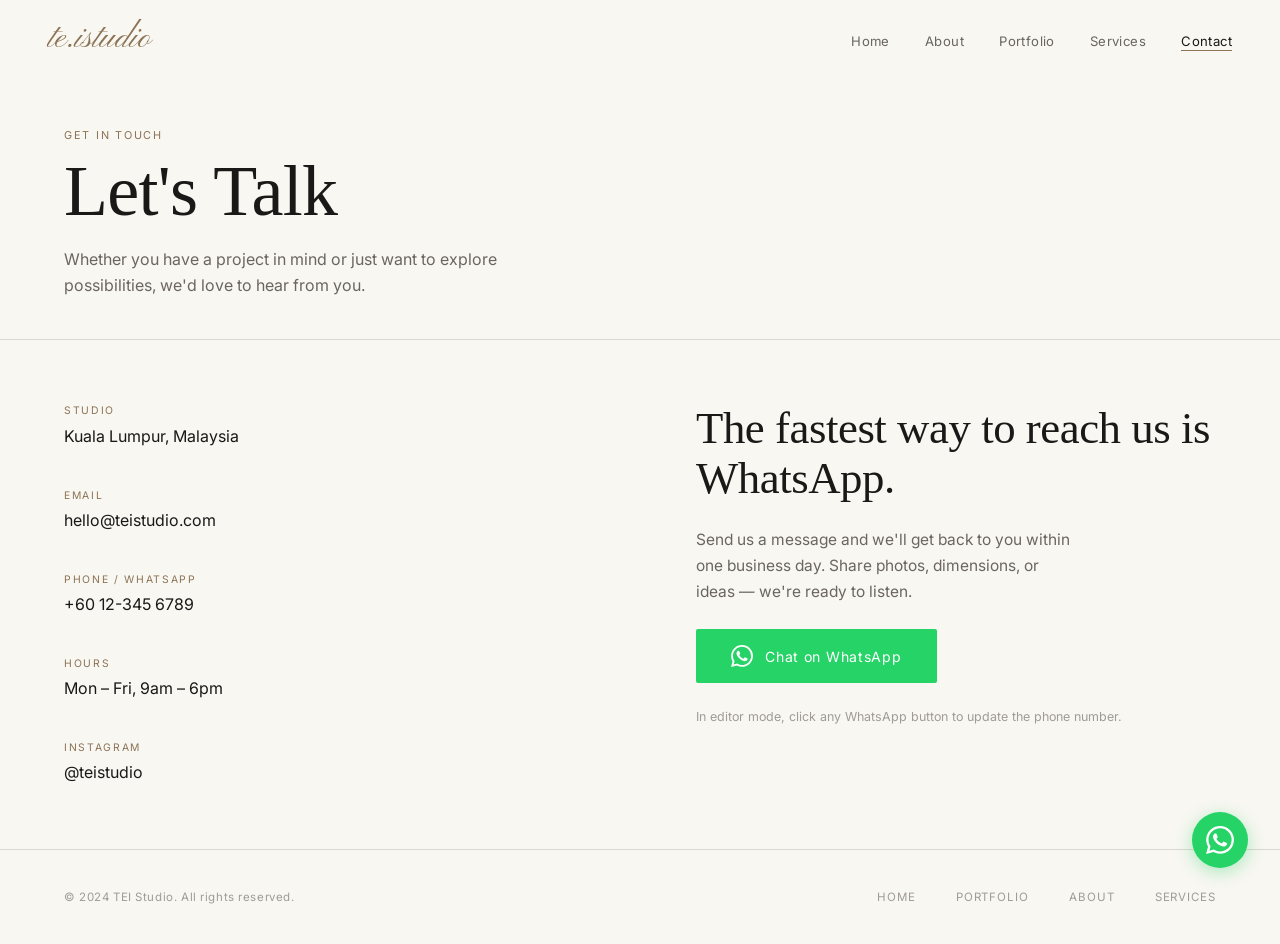
<file: contact/index.html>
<!DOCTYPE html>
<html lang="en">
<head>
  <meta charset="UTF-8">
  <meta name="viewport" content="width=device-width, initial-scale=1.0">
  <title>Contact — TEI Studio</title>
  <link rel="preconnect" href="https://fonts.googleapis.com">
  <link rel="preconnect" href="https://fonts.gstatic.com" crossorigin>
  <link href="https://fonts.googleapis.com/css2?family=Cormorant+Garant:ital,wght@0,400;0,500;0,600;1,400;1,500&family=Inter:wght@400;500&family=Pinyon+Script&display=swap" rel="stylesheet">
  <link rel="stylesheet" href="../css/tokens.css">
  <link rel="stylesheet" href="../css/editor.css">
  <link rel="stylesheet" href="../css/style.css">
</head>
<body>

  <div class="page-shell">

    <!-- NAV -->
    <nav class="site-nav">
      <a href="../" class="site-nav__brand">
        <span class="site-nav__logo-img">te.istudio</span>
      </a>
      <ul class="site-nav__links">
        <li><a href="../">Home</a></li>
        <li><a href="../about/">About</a></li>
        <li><a href="../portfolio/">Portfolio</a></li>
        <li><a href="../services/">Services</a></li>
        <li><a href="../contact/" class="is-active">Contact</a></li>
      </ul>
    </nav>

    <!-- PAGE HERO -->
    <header class="page-hero">
      <span class="page-hero__eyebrow">Get in Touch</span>
      <h1 class="page-hero__title" data-edit-key="hero-title">Let's Talk</h1>
      <p class="page-hero__sub" data-edit-key="hero-sub">Whether you have a project in mind or just want to explore possibilities, we'd love to hear from you.</p>
    </header>

    <!-- CONTACT CONTENT -->
    <main class="page-content">
      <div class="contact-layout">

        <!-- Contact details -->
        <div class="contact-info">
          <div class="contact-detail">
            <span class="contact-detail__label">Studio</span>
            <p class="contact-detail__value" data-edit-key="studio-address">Kuala Lumpur, Malaysia</p>
          </div>
          <div class="contact-detail">
            <span class="contact-detail__label">Email</span>
            <p class="contact-detail__value" data-edit-key="contact-email">hello@teistudio.com</p>
          </div>
          <div class="contact-detail">
            <span class="contact-detail__label">Phone / WhatsApp</span>
            <p class="contact-detail__value" data-edit-key="contact-phone">+60 12-345 6789</p>
          </div>
          <div class="contact-detail">
            <span class="contact-detail__label">Hours</span>
            <p class="contact-detail__value" data-edit-key="contact-hours">Mon – Fri, 9am – 6pm</p>
          </div>
          <div class="contact-detail">
            <span class="contact-detail__label">Instagram</span>
            <p class="contact-detail__value" data-edit-key="contact-instagram">@teistudio</p>
          </div>
        </div>

        <!-- WhatsApp CTA -->
        <div class="contact-whatsapp">
          <h2 class="contact-whatsapp__title" data-edit-key="wa-title">The fastest way to reach us is WhatsApp.</h2>
          <p class="contact-whatsapp__sub" data-edit-key="wa-sub">Send us a message and we'll get back to you within one business day. Share photos, dimensions, or ideas — we're ready to listen.</p>
          <a href="https://wa.me/60123456789" target="_blank" rel="noopener"
             class="whatsapp-cta" data-whatsapp-btn>
            <svg viewBox="0 0 24 24" xmlns="http://www.w3.org/2000/svg">
              <path d="M17.472 14.382c-.297-.149-1.758-.867-2.03-.967-.273-.099-.471-.148-.67.15-.197.297-.767.966-.94 1.164-.173.199-.347.223-.644.075-.297-.15-1.255-.463-2.39-1.475-.883-.788-1.48-1.761-1.653-2.059-.173-.297-.018-.458.13-.606.134-.133.298-.347.446-.52.149-.174.198-.298.298-.497.099-.198.05-.371-.025-.52-.075-.149-.669-1.612-.916-2.207-.242-.579-.487-.5-.669-.51-.173-.008-.371-.01-.57-.01-.198 0-.52.074-.792.372-.272.297-1.04 1.016-1.04 2.479 0 1.462 1.065 2.875 1.213 3.074.149.198 2.096 3.2 5.077 4.487.709.306 1.262.489 1.694.625.712.227 1.36.195 1.871.118.571-.085 1.758-.719 2.006-1.413.248-.694.248-1.289.173-1.413-.074-.124-.272-.198-.57-.347m-5.421 7.403h-.004a9.87 9.87 0 01-5.031-1.378l-.361-.214-3.741.982.998-3.648-.235-.374a9.86 9.86 0 01-1.51-5.26c.001-5.45 4.436-9.884 9.888-9.884 2.64 0 5.122 1.03 6.988 2.898a9.825 9.825 0 012.893 6.994c-.003 5.45-4.437 9.884-9.885 9.884m8.413-18.297A11.815 11.815 0 0012.05 0C5.495 0 .16 5.335.157 11.892c0 2.096.547 4.142 1.588 5.945L.057 24l6.305-1.654a11.882 11.882 0 005.683 1.448h.005c6.554 0 11.89-5.335 11.893-11.893a11.821 11.821 0 00-3.48-8.413Z"/>
            </svg>
            Chat on WhatsApp
          </a>
          <p style="font-size:0.78rem;color:var(--ink-faint);" data-edit-key="wa-note">In editor mode, click any WhatsApp button to update the phone number.</p>
        </div>

      </div>
    </main>

    <!-- FOOTER -->
    <footer class="site-footer">
      <span class="site-footer__copy">© 2024 TEI Studio. All rights reserved.</span>
      <nav class="site-footer__links">
        <a href="../">Home</a>
        <a href="../portfolio/">Portfolio</a>
        <a href="../about/">About</a>
        <a href="../services/">Services</a>
      </nav>
    </footer>

  </div>

  <!-- WhatsApp floating button -->
  <a href="https://wa.me/60123456789" target="_blank" rel="noopener"
     class="whatsapp-btn" data-whatsapp-btn aria-label="Chat on WhatsApp">
    <svg viewBox="0 0 24 24" xmlns="http://www.w3.org/2000/svg">
      <path d="M17.472 14.382c-.297-.149-1.758-.867-2.03-.967-.273-.099-.471-.148-.67.15-.197.297-.767.966-.94 1.164-.173.199-.347.223-.644.075-.297-.15-1.255-.463-2.39-1.475-.883-.788-1.48-1.761-1.653-2.059-.173-.297-.018-.458.13-.606.134-.133.298-.347.446-.52.149-.174.198-.298.298-.497.099-.198.05-.371-.025-.52-.075-.149-.669-1.612-.916-2.207-.242-.579-.487-.5-.669-.51-.173-.008-.371-.01-.57-.01-.198 0-.52.074-.792.372-.272.297-1.04 1.016-1.04 2.479 0 1.462 1.065 2.875 1.213 3.074.149.198 2.096 3.2 5.077 4.487.709.306 1.262.489 1.694.625.712.227 1.36.195 1.871.118.571-.085 1.758-.719 2.006-1.413.248-.694.248-1.289.173-1.413-.074-.124-.272-.198-.57-.347m-5.421 7.403h-.004a9.87 9.87 0 01-5.031-1.378l-.361-.214-3.741.982.998-3.648-.235-.374a9.86 9.86 0 01-1.51-5.26c.001-5.45 4.436-9.884 9.888-9.884 2.64 0 5.122 1.03 6.988 2.898a9.825 9.825 0 012.893 6.994c-.003 5.45-4.437 9.884-9.885 9.884m8.413-18.297A11.815 11.815 0 0012.05 0C5.495 0 .16 5.335.157 11.892c0 2.096.547 4.142 1.588 5.945L.057 24l6.305-1.654a11.882 11.882 0 005.683 1.448h.005c6.554 0 11.89-5.335 11.893-11.893a11.821 11.821 0 00-3.48-8.413Z"/>
    </svg>
  </a>

  <script type="module" src="../js/editor.js"></script>
</body>
</html>
</file>
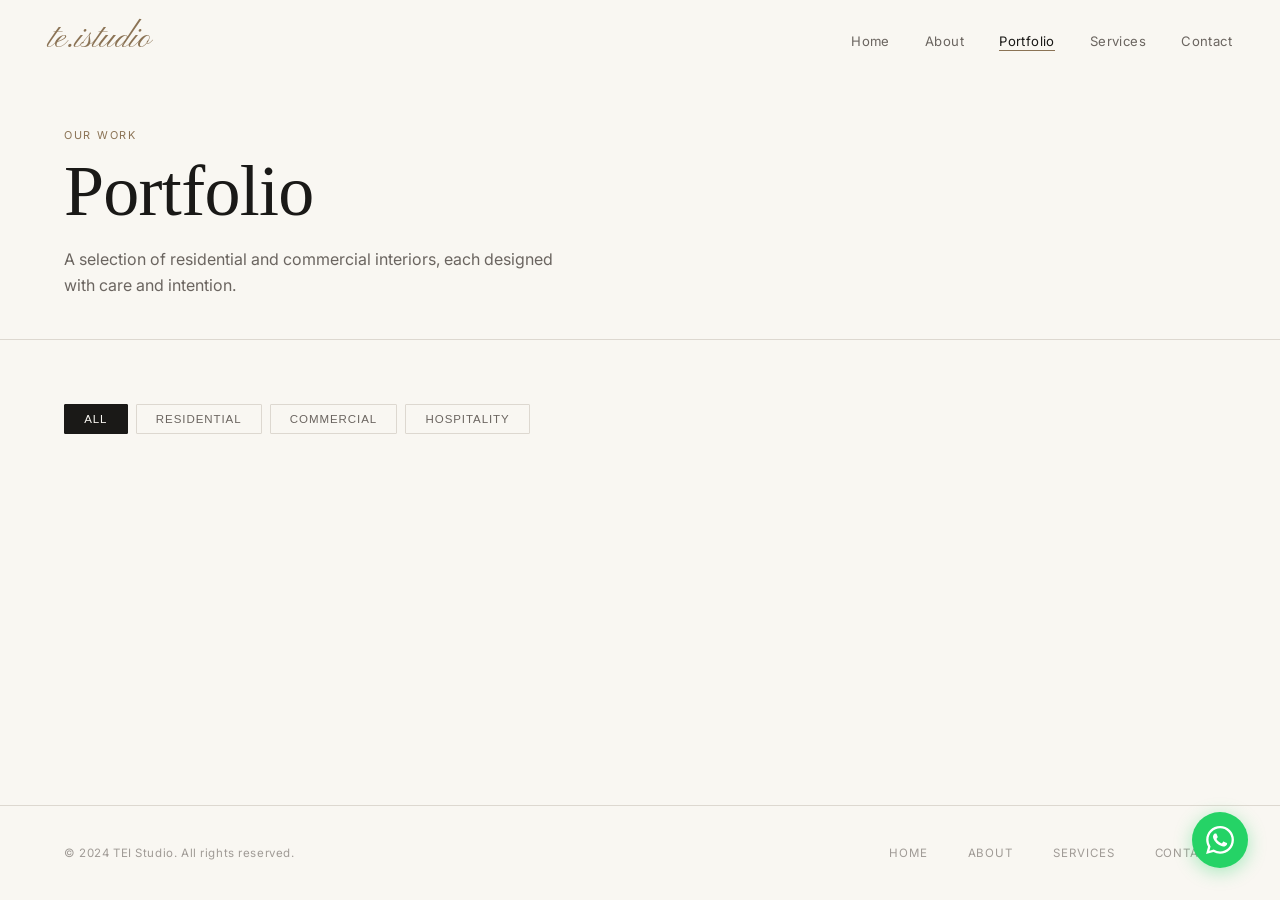
<file: portfolio/index.html>
<!DOCTYPE html>
<html lang="en">
<head>
  <meta charset="UTF-8">
  <meta name="viewport" content="width=device-width, initial-scale=1.0">
  <title>Portfolio — TEI Studio</title>
  <link rel="preconnect" href="https://fonts.googleapis.com">
  <link rel="preconnect" href="https://fonts.gstatic.com" crossorigin>
  <link href="https://fonts.googleapis.com/css2?family=Cormorant+Garant:ital,wght@0,400;0,500;0,600;1,400;1,500&family=Inter:wght@400;500&family=Pinyon+Script&display=swap" rel="stylesheet">
  <link rel="stylesheet" href="../css/tokens.css">
  <link rel="stylesheet" href="../css/editor.css">
  <link rel="stylesheet" href="../css/style.css">
</head>
<body>

  <div class="page-shell">

    <!-- NAV -->
    <nav class="site-nav">
      <a href="../" class="site-nav__brand">
        <span class="site-nav__logo-img">te.istudio</span>
      </a>
      <ul class="site-nav__links">
        <li><a href="../">Home</a></li>
        <li><a href="../about/">About</a></li>
        <li><a href="../portfolio/" class="is-active">Portfolio</a></li>
        <li><a href="../services/">Services</a></li>
        <li><a href="../contact/">Contact</a></li>
      </ul>
    </nav>

    <!-- PAGE HERO -->
    <header class="page-hero">
      <span class="page-hero__eyebrow">Our Work</span>
      <h1 class="page-hero__title" data-edit-key="hero-title">Portfolio</h1>
      <p class="page-hero__sub" data-edit-key="hero-sub">A selection of residential and commercial interiors, each designed with care and intention.</p>
    </header>

    <!-- PORTFOLIO CONTENT -->
    <main class="page-content">

      <!-- Filter bar -->
      <div class="filter-bar">
        <button class="filter-btn is-active" data-filter="all">All</button>
        <button class="filter-btn" data-filter="residential">Residential</button>
        <button class="filter-btn" data-filter="commercial">Commercial</button>
        <button class="filter-btn" data-filter="hospitality">Hospitality</button>
      </div>

      <!-- Project grid — cards are added via the editor -->
      <div class="portfolio-grid" id="project-grid"></div>

    </main>

    <!-- FOOTER -->
    <footer class="site-footer">
      <span class="site-footer__copy">© 2024 TEI Studio. All rights reserved.</span>
      <nav class="site-footer__links">
        <a href="../">Home</a>
        <a href="../about/">About</a>
        <a href="../services/">Services</a>
        <a href="../contact/">Contact</a>
      </nav>
    </footer>

  </div>

  <!-- WhatsApp floating button -->
  <a href="https://wa.me/60123456789" target="_blank" rel="noopener"
     class="whatsapp-btn" data-whatsapp-btn aria-label="Chat on WhatsApp">
    <svg viewBox="0 0 24 24" xmlns="http://www.w3.org/2000/svg">
      <path d="M17.472 14.382c-.297-.149-1.758-.867-2.03-.967-.273-.099-.471-.148-.67.15-.197.297-.767.966-.94 1.164-.173.199-.347.223-.644.075-.297-.15-1.255-.463-2.39-1.475-.883-.788-1.48-1.761-1.653-2.059-.173-.297-.018-.458.13-.606.134-.133.298-.347.446-.52.149-.174.198-.298.298-.497.099-.198.05-.371-.025-.52-.075-.149-.669-1.612-.916-2.207-.242-.579-.487-.5-.669-.51-.173-.008-.371-.01-.57-.01-.198 0-.52.074-.792.372-.272.297-1.04 1.016-1.04 2.479 0 1.462 1.065 2.875 1.213 3.074.149.198 2.096 3.2 5.077 4.487.709.306 1.262.489 1.694.625.712.227 1.36.195 1.871.118.571-.085 1.758-.719 2.006-1.413.248-.694.248-1.289.173-1.413-.074-.124-.272-.198-.57-.347m-5.421 7.403h-.004a9.87 9.87 0 01-5.031-1.378l-.361-.214-3.741.982.998-3.648-.235-.374a9.86 9.86 0 01-1.51-5.26c.001-5.45 4.436-9.884 9.888-9.884 2.64 0 5.122 1.03 6.988 2.898a9.825 9.825 0 012.893 6.994c-.003 5.45-4.437 9.884-9.885 9.884m8.413-18.297A11.815 11.815 0 0012.05 0C5.495 0 .16 5.335.157 11.892c0 2.096.547 4.142 1.588 5.945L.057 24l6.305-1.654a11.882 11.882 0 005.683 1.448h.005c6.554 0 11.89-5.335 11.893-11.893a11.821 11.821 0 00-3.48-8.413Z"/>
    </svg>
  </a>

  <script type="module" src="../js/editor.js"></script>
</body>
</html>
</file>
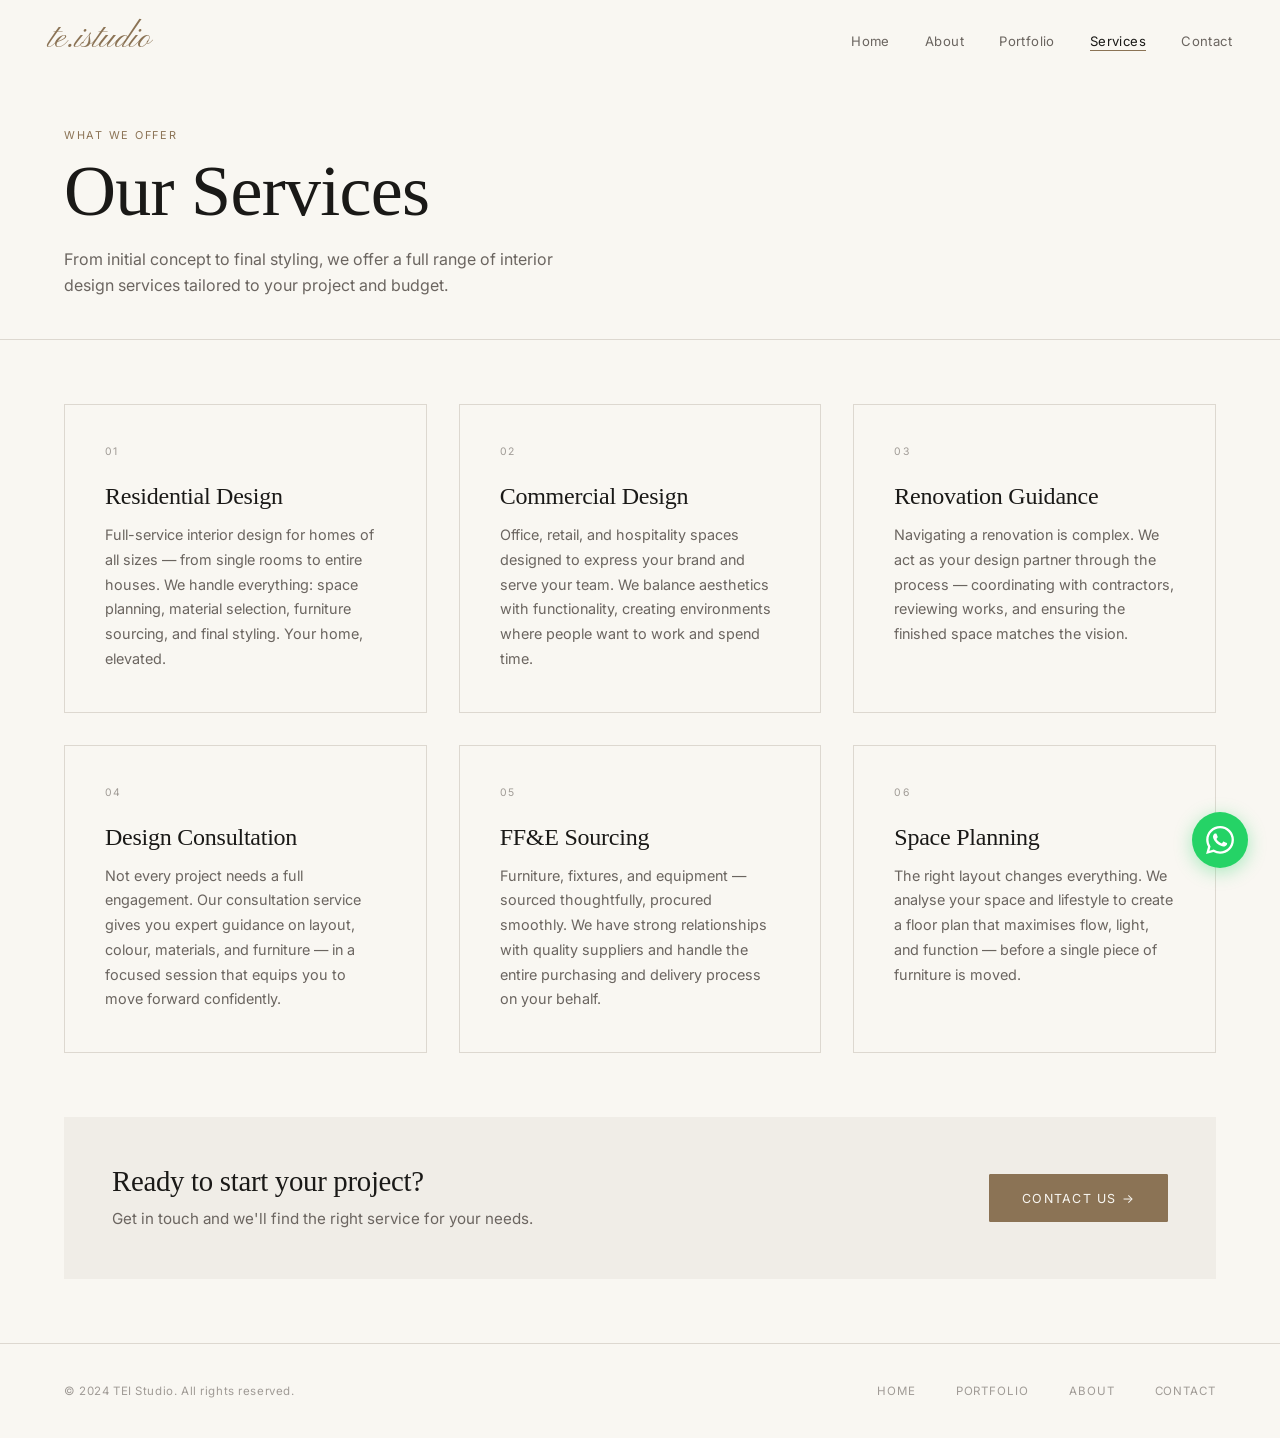
<file: services/index.html>
<!DOCTYPE html>
<html lang="en">
<head>
  <meta charset="UTF-8">
  <meta name="viewport" content="width=device-width, initial-scale=1.0">
  <title>Services — TEI Studio</title>
  <link rel="preconnect" href="https://fonts.googleapis.com">
  <link rel="preconnect" href="https://fonts.gstatic.com" crossorigin>
  <link href="https://fonts.googleapis.com/css2?family=Cormorant+Garant:ital,wght@0,400;0,500;0,600;1,400;1,500&family=Inter:wght@400;500&family=Pinyon+Script&display=swap" rel="stylesheet">
  <link rel="stylesheet" href="../css/tokens.css">
  <link rel="stylesheet" href="../css/editor.css">
  <link rel="stylesheet" href="../css/style.css">
</head>
<body>

  <div class="page-shell">

    <!-- NAV -->
    <nav class="site-nav">
      <a href="../" class="site-nav__brand">
        <span class="site-nav__logo-img">te.istudio</span>
      </a>
      <ul class="site-nav__links">
        <li><a href="../">Home</a></li>
        <li><a href="../about/">About</a></li>
        <li><a href="../portfolio/">Portfolio</a></li>
        <li><a href="../services/" class="is-active">Services</a></li>
        <li><a href="../contact/">Contact</a></li>
      </ul>
    </nav>

    <!-- PAGE HERO -->
    <header class="page-hero">
      <span class="page-hero__eyebrow">What We Offer</span>
      <h1 class="page-hero__title" data-edit-key="hero-title">Our Services</h1>
      <p class="page-hero__sub" data-edit-key="hero-sub">From initial concept to final styling, we offer a full range of interior design services tailored to your project and budget.</p>
    </header>

    <!-- SERVICES CONTENT -->
    <main class="page-content">
      <div class="services-grid">

        <div class="service-card">
          <span class="service-card__number">01</span>
          <h2 class="service-card__title" data-edit-key="service-0-title">Residential Design</h2>
          <p class="service-card__desc" data-edit-key="service-0-desc">Full-service interior design for homes of all sizes — from single rooms to entire houses. We handle everything: space planning, material selection, furniture sourcing, and final styling. Your home, elevated.</p>
        </div>

        <div class="service-card">
          <span class="service-card__number">02</span>
          <h2 class="service-card__title" data-edit-key="service-1-title">Commercial Design</h2>
          <p class="service-card__desc" data-edit-key="service-1-desc">Office, retail, and hospitality spaces designed to express your brand and serve your team. We balance aesthetics with functionality, creating environments where people want to work and spend time.</p>
        </div>

        <div class="service-card">
          <span class="service-card__number">03</span>
          <h2 class="service-card__title" data-edit-key="service-2-title">Renovation Guidance</h2>
          <p class="service-card__desc" data-edit-key="service-2-desc">Navigating a renovation is complex. We act as your design partner through the process — coordinating with contractors, reviewing works, and ensuring the finished space matches the vision.</p>
        </div>

        <div class="service-card">
          <span class="service-card__number">04</span>
          <h2 class="service-card__title" data-edit-key="service-3-title">Design Consultation</h2>
          <p class="service-card__desc" data-edit-key="service-3-desc">Not every project needs a full engagement. Our consultation service gives you expert guidance on layout, colour, materials, and furniture — in a focused session that equips you to move forward confidently.</p>
        </div>

        <div class="service-card">
          <span class="service-card__number">05</span>
          <h2 class="service-card__title" data-edit-key="service-4-title">FF&amp;E Sourcing</h2>
          <p class="service-card__desc" data-edit-key="service-4-desc">Furniture, fixtures, and equipment — sourced thoughtfully, procured smoothly. We have strong relationships with quality suppliers and handle the entire purchasing and delivery process on your behalf.</p>
        </div>

        <div class="service-card">
          <span class="service-card__number">06</span>
          <h2 class="service-card__title" data-edit-key="service-5-title">Space Planning</h2>
          <p class="service-card__desc" data-edit-key="service-5-desc">The right layout changes everything. We analyse your space and lifestyle to create a floor plan that maximises flow, light, and function — before a single piece of furniture is moved.</p>
        </div>

      </div>

      <!-- CTA strip -->
      <div style="margin-top:4rem;padding:3rem;background:var(--surface);display:flex;align-items:center;justify-content:space-between;gap:2rem;flex-wrap:wrap;">
        <div>
          <h3 style="font-family:var(--font-display);font-size:1.8rem;font-weight:400;color:var(--ink);" data-edit-key="cta-title">Ready to start your project?</h3>
          <p style="margin-top:0.5rem;font-size:0.95rem;color:var(--ink-dim);" data-edit-key="cta-sub">Get in touch and we'll find the right service for your needs.</p>
        </div>
        <a href="../contact/" class="btn btn--accent">Contact Us →</a>
      </div>
    </main>

    <!-- FOOTER -->
    <footer class="site-footer">
      <span class="site-footer__copy">© 2024 TEI Studio. All rights reserved.</span>
      <nav class="site-footer__links">
        <a href="../">Home</a>
        <a href="../portfolio/">Portfolio</a>
        <a href="../about/">About</a>
        <a href="../contact/">Contact</a>
      </nav>
    </footer>

  </div>

  <!-- WhatsApp floating button -->
  <a href="https://wa.me/60123456789" target="_blank" rel="noopener"
     class="whatsapp-btn" data-whatsapp-btn aria-label="Chat on WhatsApp">
    <svg viewBox="0 0 24 24" xmlns="http://www.w3.org/2000/svg">
      <path d="M17.472 14.382c-.297-.149-1.758-.867-2.03-.967-.273-.099-.471-.148-.67.15-.197.297-.767.966-.94 1.164-.173.199-.347.223-.644.075-.297-.15-1.255-.463-2.39-1.475-.883-.788-1.48-1.761-1.653-2.059-.173-.297-.018-.458.13-.606.134-.133.298-.347.446-.52.149-.174.198-.298.298-.497.099-.198.05-.371-.025-.52-.075-.149-.669-1.612-.916-2.207-.242-.579-.487-.5-.669-.51-.173-.008-.371-.01-.57-.01-.198 0-.52.074-.792.372-.272.297-1.04 1.016-1.04 2.479 0 1.462 1.065 2.875 1.213 3.074.149.198 2.096 3.2 5.077 4.487.709.306 1.262.489 1.694.625.712.227 1.36.195 1.871.118.571-.085 1.758-.719 2.006-1.413.248-.694.248-1.289.173-1.413-.074-.124-.272-.198-.57-.347m-5.421 7.403h-.004a9.87 9.87 0 01-5.031-1.378l-.361-.214-3.741.982.998-3.648-.235-.374a9.86 9.86 0 01-1.51-5.26c.001-5.45 4.436-9.884 9.888-9.884 2.64 0 5.122 1.03 6.988 2.898a9.825 9.825 0 012.893 6.994c-.003 5.45-4.437 9.884-9.885 9.884m8.413-18.297A11.815 11.815 0 0012.05 0C5.495 0 .16 5.335.157 11.892c0 2.096.547 4.142 1.588 5.945L.057 24l6.305-1.654a11.882 11.882 0 005.683 1.448h.005c6.554 0 11.89-5.335 11.893-11.893a11.821 11.821 0 00-3.48-8.413Z"/>
    </svg>
  </a>

  <script type="module" src="../js/editor.js"></script>
</body>
</html>
</file>
<file: css/tokens.css>
/*
  TEI Studio — Design Tokens
  ---------------------------
  Direction: a warm, editorial interior design aesthetic.
  Light cream backgrounds, rich dark text, warm brown accents.
  Elegant serif display font (Cormorant Garant) for headlines.
*/

:root {
  /* Site palette */
  --accent:     #8B7355;    /* warm brown — primary accent */
  --accent-dim: #6B5840;    /* darker brown for hover states */
  --bg:         #F9F7F2;    /* warm cream — main background */
  --bg-raised:  #FFFFFF;    /* white — cards, surfaces */
  --surface:    #F0EDE7;    /* slightly darker cream — alt sections */
  --line:       #DDD8D0;    /* warm gray — borders, dividers */
  --ink:        #1A1917;    /* near-black warm — primary text */
  --ink-dim:    #6B6560;    /* medium warm gray — secondary text */
  --ink-faint:  #A09B96;    /* light warm gray — labels, meta */

  /* Editor UI — always dark regardless of site theme */
  --editor-surface:       #1C1917;
  --editor-surface-raised: #252320;
  --editor-line:          #3A3632;
  --editor-ink:           #F5F0EA;
  --editor-ink-dim:       #9A9490;

  /* Typography */
  --font-display: 'Cormorant Garant', Georgia, serif;
  --font-body:    'Inter', -apple-system, sans-serif;

  /* Spacing */
  --space-1: 0.5rem;
  --space-2: 1rem;
  --space-3: 1.5rem;
  --space-4: 2.5rem;
  --space-5: 4rem;
  --space-6: 7rem;

  --ease-out: cubic-bezier(0.16, 1, 0.3, 1);
}

* { box-sizing: border-box; }

html, body {
  margin: 0; padding: 0;
  background: var(--bg);
  color: var(--ink);
  font-family: var(--font-body);
  -webkit-font-smoothing: antialiased;
}

h1, h2, h3 {
  font-family: var(--font-display);
  font-weight: 500;
  letter-spacing: -0.01em;
  margin: 0;
}

p { margin: 0; color: var(--ink-dim); line-height: 1.65; }

a { color: var(--ink); text-decoration: none; }

a:focus-visible,
button:focus-visible {
  outline: 2px solid var(--accent);
  outline-offset: 3px;
}

@media (prefers-reduced-motion: reduce) {
  *, *::before, *::after {
    animation-duration: 0.001ms !important;
    transition-duration: 0.001ms !important;
  }
}
</file>
<file: css/editor.css>
/*
  Editor mode styles.
  All editor UI is hidden by default; only active when .editor-active is on <body>.
  Modals use hardcoded dark values so they work regardless of site theme.
*/

.editor-key { display: none; }

/* ── Active editor indicator ── */
body.editor-active .site-nav {
  border-bottom-color: var(--accent) !important;
}

.editor-badge {
  display: none;
  font-size: 0.65rem;
  letter-spacing: 0.1em;
  text-transform: uppercase;
  color: var(--accent);
  padding: 0.2rem 0.55rem;
  border: 1px solid var(--accent);
  border-radius: 2px;
  background: rgba(139, 115, 85, 0.08);
}
body.editor-active .editor-badge { display: inline-block; }

/* ── Inline-editable text ── */
body.editor-active .editable-text {
  cursor: text;
  border-radius: 2px;
  transition: background 0.15s ease, box-shadow 0.15s ease;
}
body.editor-active .editable-text:hover {
  background: rgba(139, 115, 85, 0.07);
  box-shadow: inset 0 0 0 1px rgba(139, 115, 85, 0.3);
}
body.editor-active .editable-text:focus {
  outline: none;
  background: rgba(139, 115, 85, 0.1);
  box-shadow: inset 0 0 0 1px var(--accent);
}

/* ── Modal backdrop ── */
.editor-modal {
  position: fixed; inset: 0;
  background: rgba(10, 8, 6, 0.82);
  backdrop-filter: blur(4px);
  z-index: 100;
  display: flex; align-items: center; justify-content: center;
  opacity: 0; pointer-events: none;
  transition: opacity 0.2s ease;
}
.editor-modal.is-open { opacity: 1; pointer-events: auto; }

/* ── Modal card — dark theme ── */
.editor-modal__card {
  background: var(--editor-surface);
  border: 1px solid var(--accent);
  border-radius: 3px;
  padding: var(--space-4);
  width: min(460px, calc(100vw - 2rem));
  display: flex; flex-direction: column; gap: var(--space-3);
  transform: translateY(12px);
  transition: transform 0.25s var(--ease-out);
}
.editor-modal.is-open .editor-modal__card { transform: translateY(0); }
.editor-modal__card--wide { width: min(640px, calc(100vw - 2rem)); }

.editor-modal__header {
  display: flex; align-items: center; justify-content: space-between;
}
.editor-modal__title {
  font-size: 0.7rem; letter-spacing: 0.12em;
  text-transform: uppercase; color: var(--editor-ink-dim);
}
.editor-modal__close {
  background: transparent; border: none;
  color: var(--editor-ink-dim); font-size: 1.2rem;
  cursor: pointer; padding: 0.2rem 0.4rem; line-height: 1;
  transition: color 0.2s ease;
}
.editor-modal__close:hover { color: var(--accent); }

/* ── Form fields ── */
.editor-form { display: flex; flex-direction: column; gap: var(--space-2); }
.editor-field { display: flex; flex-direction: column; gap: 0.4rem; }
.editor-field label {
  font-size: 0.68rem; letter-spacing: 0.08em;
  text-transform: uppercase; color: var(--editor-ink-dim);
}
.editor-field input,
.editor-field textarea,
.editor-field select {
  background: var(--editor-surface-raised);
  border: 1px solid var(--editor-line);
  border-radius: 2px;
  color: var(--editor-ink);
  font-family: var(--font-body); font-size: 0.9rem;
  padding: 0.6rem 0.8rem;
  transition: border-color 0.2s ease; outline: none; width: 100%;
}
.editor-field input:focus,
.editor-field textarea:focus,
.editor-field select:focus { border-color: var(--accent); }
.editor-field textarea { resize: vertical; min-height: 80px; }
.editor-field select {
  appearance: none; cursor: pointer;
  background-image: url("data:image/svg+xml,%3Csvg xmlns='http://www.w3.org/2000/svg' width='12' height='8' viewBox='0 0 12 8'%3E%3Cpath d='M1 1l5 5 5-5' stroke='%239A9490' stroke-width='1.5' fill='none'/%3E%3C/svg%3E");
  background-repeat: no-repeat; background-position: right 0.8rem center; padding-right: 2rem;
}
.editor-field__row { display: grid; grid-template-columns: 1fr 1fr; gap: var(--space-2); }

.editor-error { font-size: 0.72rem; color: #e05a5a; display: none; }
.editor-error.is-visible { display: block; }

@keyframes shake {
  0%, 100% { transform: translateX(0); }
  25% { transform: translateX(-6px); }
  75% { transform: translateX(6px); }
}
.editor-modal__card.shake { animation: shake 0.35s ease; }

/* ── Buttons ── */
.editor-btn {
  font-size: 0.78rem; letter-spacing: 0.08em;
  text-transform: uppercase; padding: 0.75rem 1.8rem;
  border-radius: 2px; cursor: pointer;
  transition: background 0.2s ease, color 0.2s ease, border-color 0.2s ease;
}
.editor-btn--primary {
  background: var(--accent); color: var(--bg); border: 1px solid var(--accent);
}
.editor-btn--primary:hover { background: var(--accent-dim); border-color: var(--accent-dim); }
.editor-btn--ghost {
  background: transparent; color: var(--editor-ink-dim); border: 1px solid var(--editor-line);
}
.editor-btn--ghost:hover { border-color: var(--accent); color: var(--accent); }

.editor-btn-row {
  display: flex; gap: var(--space-2); justify-content: flex-end; margin-top: var(--space-1);
}

/* ── Upload dropzone ── */
.upload-dropzone {
  border: 1px dashed var(--accent); border-radius: 3px;
  padding: var(--space-4); text-align: center; cursor: pointer;
  transition: background 0.2s ease; display: flex;
  flex-direction: column; align-items: center; gap: var(--space-1);
}
.upload-dropzone:hover, .upload-dropzone.drag-over {
  background: rgba(139, 115, 85, 0.06); border-style: solid;
}
.upload-dropzone__icon { font-size: 1.6rem; color: var(--accent); line-height: 1; }
.upload-dropzone__label { font-size: 0.72rem; letter-spacing: 0.06em; color: var(--editor-ink-dim); }
.upload-dropzone__sub { font-size: 0.65rem; color: #6B6560; }
.upload-dropzone__filename { font-size: 0.72rem; color: var(--accent); display: none; }
.upload-dropzone.has-file .upload-dropzone__filename { display: block; }
.upload-dropzone.has-file .upload-dropzone__label,
.upload-dropzone.has-file .upload-dropzone__sub { display: none; }

/* ── Add content button ── */
.add-content-btn {
  display: none; align-items: center; gap: 0.5rem;
  font-size: 0.72rem; letter-spacing: 0.08em; text-transform: uppercase;
  padding: 0.55rem 1.2rem; background: transparent;
  border: 1px dashed var(--accent); border-radius: 2px;
  color: var(--accent); cursor: pointer; margin-bottom: var(--space-3);
  transition: background 0.2s ease;
}
.add-content-btn:hover { background: rgba(139, 115, 85, 0.08); }
body.editor-active .add-content-btn { display: inline-flex; }

/* ── Card editor controls ── */
.project-card, .service-card { position: relative; }
.card-editor-controls {
  position: absolute; top: var(--space-2); right: var(--space-2);
  display: none; gap: 0.4rem; z-index: 5;
}
body.editor-active .project-card .card-editor-controls,
body.editor-active .service-card .card-editor-controls { display: flex; }

.card-ctrl-btn {
  width: 28px; height: 28px;
  display: flex; align-items: center; justify-content: center;
  border-radius: 2px; border: 1px solid var(--line);
  background: var(--bg-raised); color: var(--ink-dim);
  cursor: pointer; font-size: 0.75rem;
  transition: background 0.15s, border-color 0.15s, color 0.15s;
}
.card-ctrl-btn:hover { background: var(--surface); }
.card-ctrl-btn--edit:hover { border-color: var(--accent); color: var(--accent); }
.card-ctrl-btn--delete:hover { border-color: #e05a5a; color: #e05a5a; }

/* ── Card thumb images ── */
.project-card__thumb {
  position: relative; overflow: hidden;
}
.project-card__thumb img.thumb-media {
  position: absolute; inset: 0;
  width: 100%; height: 100%; object-fit: cover;
}
.project-card.has-media .project-card__thumb::before,
.project-card.has-media .project-card__thumb::after { display: none; }

/* ── Thumb upload overlay ── */
.thumb-upload {
  position: absolute; inset: 0; z-index: 4;
  display: none; flex-direction: column;
  align-items: center; justify-content: center; gap: 0.6rem;
  background: rgba(26, 25, 23, 0.55);
  cursor: pointer; text-align: center; padding: var(--space-2);
}
body.editor-active .project-card__thumb:hover .thumb-upload { display: flex; }
.thumb-upload__pick { font-size: 0.72rem; letter-spacing: 0.06em; color: #F9F7F2; }
.thumb-upload__remove {
  display: none; font-size: 0.65rem; letter-spacing: 0.06em;
  text-transform: uppercase; color: rgba(255,255,255,0.75);
  background: transparent; border: 1px solid rgba(255,255,255,0.35);
  border-radius: 2px; padding: 0.3rem 0.7rem; cursor: pointer;
  transition: color 0.15s, border-color 0.15s;
}
.thumb-upload__remove:hover { color: #e05a5a; border-color: #e05a5a; }
.project-card.has-media .thumb-upload__remove { display: inline-block; }

/* ── Editable tags ── */
body.editor-active .project-card__tags .tag[contenteditable="true"] { cursor: text; min-width: 1.5rem; }
body.editor-active .project-card__tags .tag[contenteditable="true"]:hover { border-color: var(--accent); }
body.editor-active .project-card__tags .tag[contenteditable="true"]:focus {
  outline: none; border-color: var(--accent); color: var(--accent);
}
.tag-add {
  cursor: pointer; background: transparent;
  border-style: dashed !important; border-color: var(--accent) !important;
  color: var(--accent) !important; font-weight: 600; line-height: 1;
}
.tag-add:hover { background: rgba(139, 115, 85, 0.08); }

/* ── Testimonial editor controls ── */
.testimonial-card { position: relative; }
.testimonial-editor-controls {
  position: absolute; top: var(--space-2); right: var(--space-2);
  display: none; gap: 0.4rem;
}
body.editor-active .testimonial-card .testimonial-editor-controls { display: flex; }

/* ── Hero image controls ── */
.hero-image-controls {
  position: absolute; bottom: var(--space-3); right: var(--space-3); z-index: 10;
  display: none; gap: 0.5rem; pointer-events: none;
}
body.editor-active .site-hero .hero-image-controls {
  display: flex; pointer-events: auto;
}
.hero-ctrl-btn {
  font-size: 0.68rem; letter-spacing: 0.1em; text-transform: uppercase;
  padding: 0.5rem 1.1rem; background: rgba(0,0,0,0.52); color: #FFF;
  border: 1px solid rgba(255,255,255,0.45); border-radius: 2px; cursor: pointer;
  backdrop-filter: blur(4px); transition: background 0.2s ease;
}
.hero-ctrl-btn:hover { background: rgba(0,0,0,0.75); }
.hero-ctrl-btn--danger:hover { background: rgba(180,30,30,0.72); border-color: rgba(255,100,100,0.6); }

/* ── Home about photo block ── */
body.editor-active #home-about-photo-block { cursor: pointer; }
body.editor-active #home-about-photo-block::after {
  content: '⬆ Upload Photo';
  position: absolute; inset: 0;
  display: block; text-align: center;
  padding-top: calc(50% - 0.6rem);
  font-size: 0.75rem; letter-spacing: 0.1em; text-transform: uppercase;
  color: #F9F7F2; background: rgba(26,25,23,0.45);
  opacity: 0; transition: opacity 0.2s ease; pointer-events: none;
}
body.editor-active #home-about-photo-block:hover::after { opacity: 1; }

/* ── About photo upload ── */
body.editor-active .about-photo { cursor: pointer; }
body.editor-active .about-photo::after {
  content: '⬆ Change Photo';
  position: absolute; inset: 0;
  display: flex; align-items: center; justify-content: center;
  font-size: 0.75rem; letter-spacing: 0.1em; text-transform: uppercase;
  color: #F9F7F2; background: rgba(26,25,23,0.45);
  opacity: 0; transition: opacity 0.2s ease;
}
body.editor-active .about-photo:hover::after { opacity: 1; }

/* ── Logout button ── */
.editor-logout {
  display: none; font-size: 0.72rem; letter-spacing: 0.08em;
  color: var(--ink-dim); background: transparent;
  border: 1px solid var(--line); border-radius: 2px;
  padding: 0.35rem 0.7rem; cursor: pointer;
  transition: color 0.2s, border-color 0.2s;
}
.editor-logout:hover { color: #e05a5a; border-color: #e05a5a; }
body.editor-active .editor-logout { display: inline-block; }

/* ── Project detail modal ── */
.detail-modal__card {
  display: flex; flex-direction: column;
  padding: 0; overflow: hidden;
  max-height: 90vh; width: min(760px, calc(100vw - 2rem));
}
.detail-modal__preview {
  width: 100%; aspect-ratio: 4/3;
  background: var(--surface); position: relative;
  overflow: hidden; flex-shrink: 0;
  min-height: 200px;
}
.detail-modal__img { width: 100%; height: 100%; object-fit: cover; display: block; }
.detail-modal__body {
  padding: var(--space-3) var(--space-4) var(--space-4);
  overflow-y: auto; display: flex; flex-direction: column; gap: var(--space-2);
  background: var(--editor-surface);
}
.detail-modal__header {
  display: flex; align-items: flex-start;
  justify-content: space-between; gap: var(--space-2);
}
.detail-modal__meta { font-size: 0.7rem; color: var(--editor-ink-dim); margin-bottom: 0.3rem; }
.detail-modal__title {
  font-family: var(--font-display); font-size: clamp(1.5rem, 3vw, 2rem);
  font-weight: 500; color: var(--editor-ink); margin: 0;
}
.detail-modal__desc {
  font-size: 0.95rem; color: var(--editor-ink-dim); line-height: 1.7;
  overflow-wrap: break-word; word-break: break-word;
  max-height: 8rem; overflow-y: auto;
}
.detail-modal__tags { display: flex; flex-wrap: wrap; gap: 0.4rem; }
.detail-modal__tags .tag { border-color: var(--editor-line); color: var(--editor-ink-dim); }

/* ── In editor mode, WhatsApp btn click changes number ── */
body.editor-active [data-whatsapp-btn] {
  cursor: cell;
}
body.editor-active [data-whatsapp-btn]::after {
  content: '✎';
  position: absolute;
  top: -4px; right: -4px;
  width: 18px; height: 18px;
  background: var(--accent); color: white;
  font-size: 10px; border-radius: 50%;
  display: flex; align-items: center; justify-content: center;
}
[data-whatsapp-btn] { position: relative; }
</file>
<file: css/style.css>
/*
  TEI Studio — Main site styles
  Extends tokens.css. Light, editorial interior design aesthetic.
*/

/* ── Navigation ── */
.site-nav {
  position: fixed; top: 0; left: 0; right: 0; z-index: 20;
  display: flex; align-items: center; justify-content: space-between;
  padding: 1.4rem 3rem;
  background: rgba(249, 247, 242, 0.94);
  backdrop-filter: blur(10px);
  border-bottom: 1px solid transparent;
  transition: border-color 0.3s ease;
}

.site-nav__brand {
  display: flex; align-items: center;
  text-decoration: none;
}
.site-nav__logo-img {
  font-family: 'Pinyon Script', cursive;
  font-size: 2.2rem; color: var(--accent);
  line-height: 1; display: block; font-weight: 400;
}

.site-nav__links {
  display: flex; align-items: center; gap: 2.2rem;
  list-style: none; margin: 0; padding: 0;
}
.site-nav__links a {
  font-size: 0.82rem; letter-spacing: 0.03em;
  color: var(--ink-dim); transition: color 0.2s ease;
}
.site-nav__links a:hover,
.site-nav__links a.is-active { color: var(--ink); }
.site-nav__links a.is-active {
  border-bottom: 1px solid var(--accent); padding-bottom: 1px;
}

/* ── WhatsApp floating button ── */
.whatsapp-btn {
  position: fixed; bottom: 2rem; right: 2rem; z-index: 50;
  width: 56px; height: 56px; border-radius: 50%;
  background: #25D366; display: flex;
  align-items: center; justify-content: center;
  box-shadow: 0 4px 18px rgba(37, 211, 102, 0.38);
  transition: transform 0.2s ease, box-shadow 0.2s ease;
  text-decoration: none;
}
.whatsapp-btn:hover {
  transform: scale(1.08);
  box-shadow: 0 6px 26px rgba(37, 211, 102, 0.48);
}
.whatsapp-btn svg { width: 28px; height: 28px; fill: white; display: block; }

/* ── Hero ── */
.site-hero {
  position: relative; height: 100vh; min-height: 600px;
  display: flex; align-items: flex-end;
  padding: 5rem 3rem; overflow: hidden;
  background: #CDC8C0; /* warm placeholder until hero image is uploaded */
}
.site-hero__bg {
  position: absolute; inset: 0;
  background-size: cover; background-position: center;
  transition: background-image 0.4s ease;
}
.site-hero__overlay {
  position: absolute; inset: 0;
  background: linear-gradient(to right, rgba(0,0,0,0.52) 0%, rgba(0,0,0,0.18) 55%, transparent 85%);
}
.site-hero__content { position: relative; z-index: 1; max-width: 580px; }
.site-hero__eyebrow {
  font-size: 0.68rem; letter-spacing: 0.16em;
  text-transform: uppercase; color: rgba(255,255,255,0.7);
  margin-bottom: 1rem; display: block;
}
.site-hero__title {
  font-family: var(--font-display); font-weight: 400;
  font-size: clamp(3rem, 7vw, 5.5rem);
  line-height: 1.05; color: #FFFFFF; margin-bottom: 1.4rem;
}
.site-hero__sub {
  font-size: 1.02rem; color: rgba(255,255,255,0.78);
  line-height: 1.68; max-width: 440px; margin-bottom: 2.5rem;
}
.site-hero__actions { display: flex; gap: 1rem; flex-wrap: wrap; }

/* ── Buttons ── */
.btn {
  display: inline-flex; align-items: center; gap: 0.5rem;
  font-size: 0.78rem; letter-spacing: 0.1em;
  text-transform: uppercase; padding: 0.95rem 2rem;
  border-radius: 1px; cursor: pointer;
  transition: all 0.2s ease; text-decoration: none;
  border: 1px solid transparent;
}
.btn--primary {
  background: #FFFFFF; color: var(--ink); border-color: #FFFFFF;
}
.btn--primary:hover { background: transparent; color: #FFFFFF; border-color: rgba(255,255,255,0.8); }
.btn--outline {
  background: transparent; color: #FFFFFF; border-color: rgba(255,255,255,0.55);
}
.btn--outline:hover { border-color: #FFFFFF; background: rgba(255,255,255,0.08); }
.btn--accent {
  background: var(--accent); color: var(--bg); border-color: var(--accent);
}
.btn--accent:hover { background: var(--accent-dim); border-color: var(--accent-dim); }
.btn--accent-outline {
  background: transparent; color: var(--accent); border-color: var(--accent);
}
.btn--accent-outline:hover { background: rgba(139, 115, 85, 0.06); }

/* ── Home sections ── */
.section { padding: var(--space-6) var(--space-5); }
.section--alt { background: var(--surface); }
.section--dark { background: var(--ink); }

.section__header { margin-bottom: var(--space-4); }
.section__eyebrow {
  display: block; font-size: 0.68rem; letter-spacing: 0.16em;
  text-transform: uppercase; color: var(--accent); margin-bottom: 0.75rem;
}
.section__title {
  font-family: var(--font-display); font-size: clamp(2rem, 4vw, 3rem);
  font-weight: 400; color: var(--ink); line-height: 1.1;
}
.section--dark .section__title { color: var(--bg); }
.section__sub {
  font-size: 1rem; color: var(--ink-dim); max-width: 500px;
  line-height: 1.68; margin-top: var(--space-2);
}

/* ── Featured projects strip (home) ── */
.featured-grid {
  display: grid;
  grid-template-columns: repeat(3, 1fr);
  gap: 1.5rem;
}
.featured-card {
  display: block; text-decoration: none; overflow: hidden;
  transition: transform 0.3s ease;
}
.featured-card:hover { transform: translateY(-4px); }
.featured-card__thumb {
  width: 100%; aspect-ratio: 3/4;
  background: var(--surface); overflow: hidden; position: relative;
}
.featured-card__thumb img {
  width: 100%; height: 100%; object-fit: cover;
  transition: transform 0.5s ease;
}
.featured-card:hover .featured-card__thumb img { transform: scale(1.04); }
.featured-card__label {
  padding: 1rem 0 0;
  font-size: 0.82rem; color: var(--ink-dim);
}
.featured-card__title {
  font-family: var(--font-display); font-size: 1.2rem;
  font-weight: 500; color: var(--ink); margin-top: 0.25rem;
}

/* ── Page shell ── */
.page-shell { min-height: 100vh; display: flex; flex-direction: column; }
.page-content { flex: 1; padding: var(--space-5) var(--space-5); }

/* ── Page hero (inner pages) ── */
.page-hero {
  padding-top: 8rem; /* offset for fixed nav */
  padding-bottom: var(--space-4);
  padding-left: var(--space-5);
  padding-right: var(--space-5);
  border-bottom: 1px solid var(--line);
}
.page-hero__eyebrow {
  display: block; font-size: 0.68rem; letter-spacing: 0.16em;
  text-transform: uppercase; color: var(--accent); margin-bottom: 0.75rem;
}
.page-hero__title {
  font-family: var(--font-display); font-weight: 400;
  font-size: clamp(2.5rem, 6vw, 4.5rem);
  color: var(--ink); line-height: 1.05;
  margin-bottom: var(--space-2);
}
.page-hero__sub {
  font-size: 1rem; color: var(--ink-dim); max-width: 500px; line-height: 1.68;
}

/* ── Footer ── */
.site-footer {
  padding: var(--space-4) var(--space-5);
  border-top: 1px solid var(--line);
  display: flex; align-items: center;
  justify-content: space-between; gap: var(--space-2);
}
.site-footer__copy { font-size: 0.72rem; letter-spacing: 0.05em; color: var(--ink-faint); }
.site-footer__links { display: flex; gap: var(--space-4); }
.site-footer__links a {
  font-size: 0.72rem; letter-spacing: 0.08em;
  text-transform: uppercase; color: var(--ink-faint);
  transition: color 0.2s ease;
}
.site-footer__links a:hover { color: var(--accent); }

/* ── Portfolio grid ── */
.filter-bar {
  display: flex; gap: 0.5rem; flex-wrap: wrap; margin-bottom: var(--space-3);
}
.filter-btn {
  font-size: 0.72rem; letter-spacing: 0.08em; text-transform: uppercase;
  padding: 0.5rem 1.2rem; border: 1px solid var(--line); border-radius: 1px;
  background: transparent; color: var(--ink-dim); cursor: pointer;
  transition: all 0.2s ease;
}
.filter-btn:hover { border-color: var(--accent); color: var(--accent); }
.filter-btn.is-active { background: var(--ink); color: var(--bg); border-color: var(--ink); }
.project-card.is-hidden { display: none; }

.portfolio-grid {
  display: grid;
  grid-template-columns: repeat(auto-fill, minmax(320px, 1fr));
  gap: 2rem;
}
.project-card {
  cursor: pointer; background: var(--bg-raised);
  border: 1px solid var(--line);
  transition: transform 0.25s ease, box-shadow 0.25s ease;
}
.project-card:hover {
  transform: translateY(-3px);
  box-shadow: 0 8px 28px rgba(26, 25, 23, 0.09);
}
.project-card__thumb {
  width: 100%; aspect-ratio: 4/3;
  background: var(--surface);
}
.project-card__body { padding: 1.4rem; }
.project-card__meta {
  font-size: 0.68rem; letter-spacing: 0.1em;
  text-transform: uppercase; color: var(--ink-faint); margin-bottom: 0.5rem;
}
.project-card__title {
  font-family: var(--font-display); font-size: 1.4rem;
  font-weight: 500; color: var(--ink); margin-bottom: 0.5rem; line-height: 1.2;
}
.project-card__desc-wrap {
  max-height: 5rem; overflow-y: auto; overflow-x: hidden; margin-bottom: 1rem;
}
.project-card__desc {
  font-size: 0.88rem; color: var(--ink-dim); line-height: 1.6;
  overflow-wrap: break-word; word-break: break-word;
}
.project-card__tags { display: flex; flex-wrap: wrap; gap: 0.35rem; }
.tag {
  font-size: 0.68rem; letter-spacing: 0.05em;
  padding: 0.25rem 0.7rem; border: 1px solid var(--line);
  border-radius: 1px; color: var(--ink-dim);
}

/* ── Portfolio card carousel ── */
.card-carousel__track {
  display: flex; width: 100%; height: 100%;
  transition: transform 0.32s ease;
  will-change: transform;
}
.card-carousel__track img {
  min-width: 100%; height: 100%; object-fit: cover; flex-shrink: 0;
}
.card-carousel__arrow {
  position: absolute; top: 50%; transform: translateY(-50%);
  width: 30px; height: 30px; border-radius: 50%;
  background: rgba(0,0,0,0.42); color: white; border: none;
  font-size: 1.1rem; line-height: 1; cursor: pointer;
  display: flex; align-items: center; justify-content: center; z-index: 3;
  transition: background 0.15s ease;
}
.card-carousel__arrow:hover { background: rgba(0,0,0,0.68); }
.card-carousel__arrow--prev { left: 0.4rem; }
.card-carousel__arrow--next { right: 0.4rem; }
.card-carousel__dots {
  position: absolute; bottom: 0.5rem; left: 0; right: 0;
  display: flex; justify-content: center; gap: 0.3rem; z-index: 3;
  pointer-events: none;
}
.card-carousel__dot {
  width: 6px; height: 6px; border-radius: 50%;
  background: rgba(255,255,255,0.45); flex-shrink: 0;
  transition: background 0.2s ease;
}
.card-carousel__dot.is-active { background: #FFFFFF; }

/* ── About page ── */
.about-layout {
  display: grid; grid-template-columns: 1fr 1.6fr; gap: var(--space-5); align-items: start;
}
.about-photo {
  width: 100%; aspect-ratio: 3/4;
  background: var(--surface); position: relative; overflow: hidden;
}
.about-photo img {
  width: 100%; height: 100%; object-fit: cover; display: none;
}
.about-photo__placeholder {
  width: 100%; height: 100%;
  display: flex; align-items: center; justify-content: center;
  color: var(--ink-faint); font-size: 0.8rem; letter-spacing: 0.1em; text-transform: uppercase;
}
.about-text-block { display: flex; flex-direction: column; gap: var(--space-4); }
.about-section { display: flex; flex-direction: column; gap: 0.75rem; }
.about-section__label {
  font-size: 0.65rem; letter-spacing: 0.16em;
  text-transform: uppercase; color: var(--accent);
}
.about-section__title {
  font-family: var(--font-display); font-size: 1.9rem; font-weight: 400; color: var(--ink);
  line-height: 1.15;
}
.about-section__text { font-size: 0.97rem; color: var(--ink-dim); line-height: 1.78; }

/* ── Services page ── */
.services-grid {
  display: grid; grid-template-columns: repeat(auto-fill, minmax(280px, 1fr)); gap: 2rem;
}
.service-card {
  padding: var(--space-4); border: 1px solid var(--line);
  transition: border-color 0.2s ease;
}
.service-card:hover { border-color: var(--accent); }
.service-card__number {
  font-size: 0.65rem; letter-spacing: 0.14em;
  text-transform: uppercase; color: var(--ink-faint); margin-bottom: var(--space-3);
  display: block;
}
.service-card__title {
  font-family: var(--font-display); font-size: 1.5rem;
  font-weight: 500; color: var(--ink); margin-bottom: 0.75rem; line-height: 1.2;
}
.service-card__desc { font-size: 0.9rem; color: var(--ink-dim); line-height: 1.72; }

/* ── Testimonials page ── */
.testimonials-grid {
  display: grid; grid-template-columns: repeat(auto-fill, minmax(340px, 1fr)); gap: 2rem;
}
.testimonial-card {
  padding: var(--space-4); background: var(--surface);
  border-left: 3px solid var(--accent);
}
.testimonial-card__quote {
  font-family: var(--font-display); font-size: 1.28rem;
  font-weight: 400; font-style: italic;
  color: var(--ink); line-height: 1.55;
  margin: 0 0 var(--space-3); display: block;
}
.testimonial-card__author { display: flex; flex-direction: column; gap: 0.2rem; }
.testimonial-card__name { font-size: 0.88rem; font-weight: 500; color: var(--ink); }
.testimonial-card__role { font-size: 0.78rem; color: var(--ink-faint); }

/* ── Contact page ── */
.contact-layout {
  display: grid; grid-template-columns: 1fr 1fr; gap: var(--space-6); align-items: start;
}
.contact-info { display: flex; flex-direction: column; gap: var(--space-4); }
.contact-detail { display: flex; flex-direction: column; gap: 0.4rem; }
.contact-detail__label {
  font-size: 0.65rem; letter-spacing: 0.16em;
  text-transform: uppercase; color: var(--accent);
}
.contact-detail__value { font-size: 1rem; color: var(--ink); line-height: 1.55; }

.contact-whatsapp { display: flex; flex-direction: column; gap: var(--space-3); }
.contact-whatsapp__title {
  font-family: var(--font-display); font-size: clamp(2rem, 4vw, 2.8rem);
  font-weight: 400; color: var(--ink); line-height: 1.1;
}
.contact-whatsapp__sub { font-size: 0.97rem; color: var(--ink-dim); line-height: 1.68; max-width: 380px; }
.whatsapp-cta {
  display: inline-flex; align-items: center; gap: 0.75rem;
  padding: 1rem 2.2rem; background: #25D366; color: #FFFFFF;
  border: none; border-radius: 2px; font-size: 0.88rem;
  letter-spacing: 0.05em; cursor: pointer; text-decoration: none;
  transition: background 0.2s ease; width: fit-content;
}
.whatsapp-cta:hover { background: #1DAE57; color: #FFFFFF; }
.whatsapp-cta svg { width: 22px; height: 22px; fill: white; flex-shrink: 0; }

/* ── Divider ── */
.rule { border: none; border-top: 1px solid var(--line); margin: 0; }

/* ── Mobile ── */
@media (max-width: 900px) {
  .featured-grid { grid-template-columns: 1fr 1fr; }
  .about-layout { grid-template-columns: 1fr; }
  .contact-layout { grid-template-columns: 1fr; gap: var(--space-5); }
}

@media (max-width: 680px) {
  .site-nav { padding: 1rem 1.5rem; }
  .site-nav__links { display: none; }
  .site-hero { padding: 2.5rem 1.5rem; }
  .section { padding: var(--space-5) 1.5rem; }
  .featured-grid { grid-template-columns: 1fr; }
  .portfolio-grid { grid-template-columns: 1fr; }
  .services-grid { grid-template-columns: 1fr; }
  .testimonials-grid { grid-template-columns: 1fr; }
  .page-hero { padding: 6.5rem 1.5rem var(--space-3); }
  .page-content { padding: var(--space-4) 1.5rem; }
  .site-footer { padding: var(--space-3) 1.5rem; flex-direction: column; align-items: flex-start; }
  .site-footer__links { gap: var(--space-3); }
  .editor-field__row { grid-template-columns: 1fr; }
}
</file>
